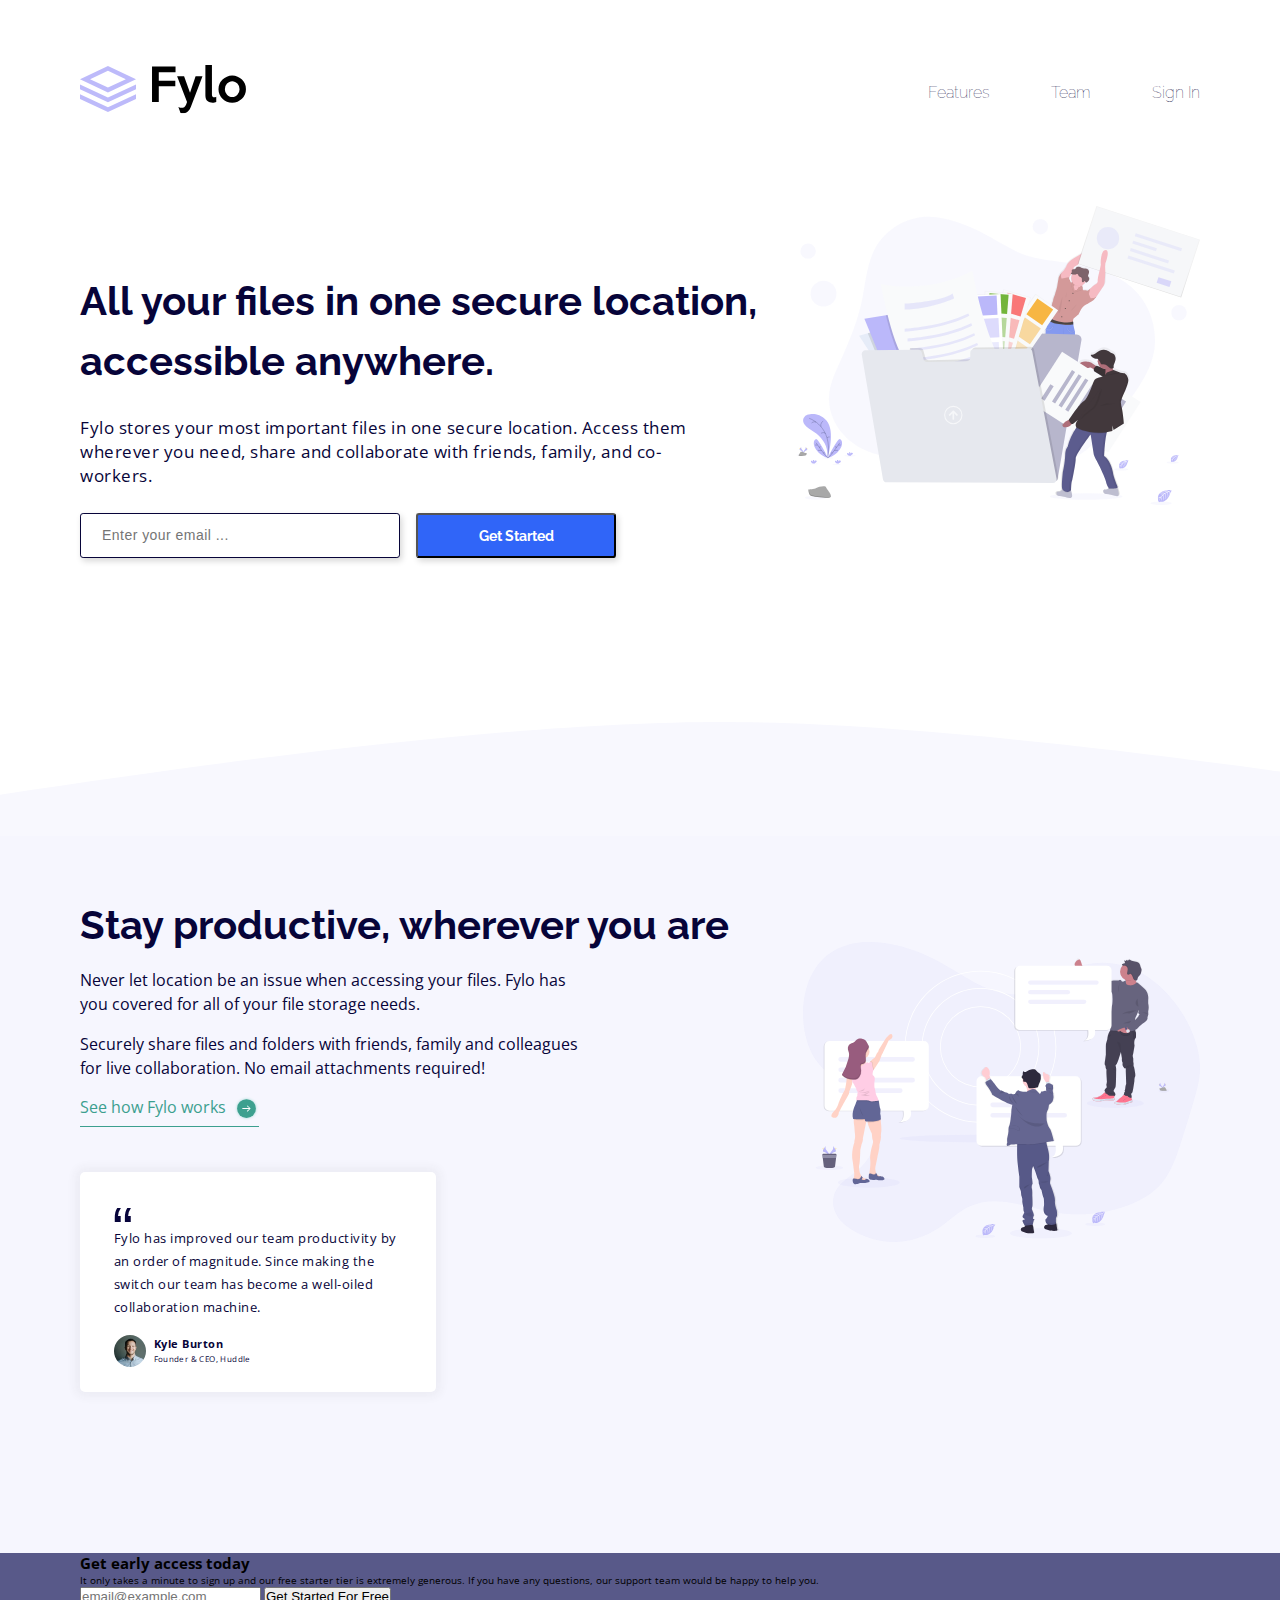
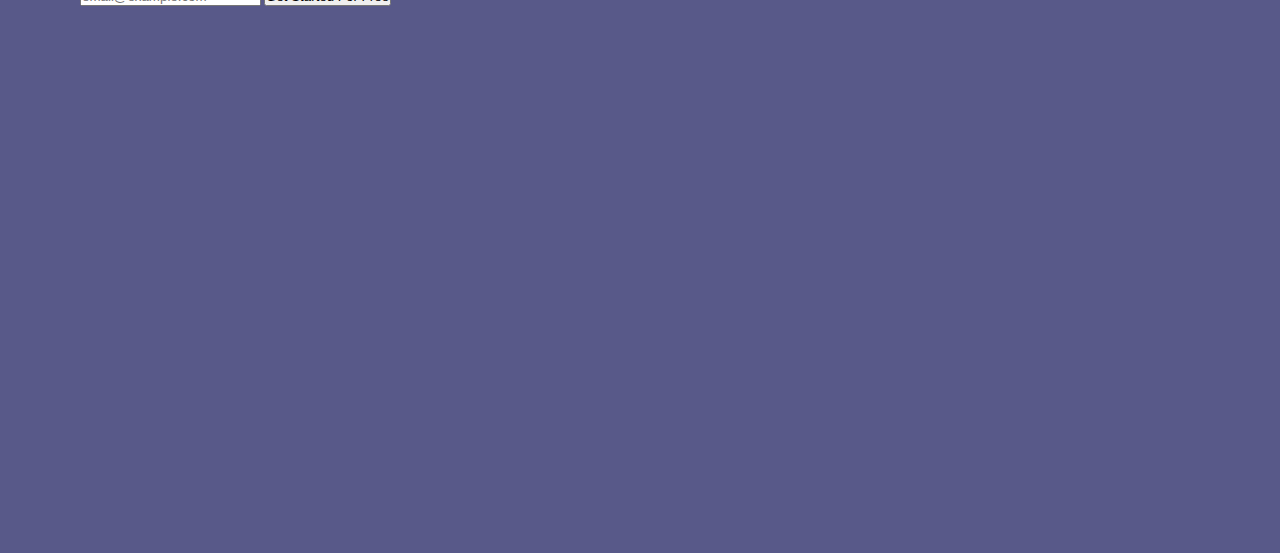
<file: index.html>
<!DOCTYPE html>
<html lang="en">
   <head>
      <meta charset="UTF-8">
      <meta name="viewport" content="width=device-width, initial-scale=1.0">
      <!-- displays site properly based on user's device -->
      <link rel="icon" type="image/png" sizes="32x32" href="./images/favicon-32x32.png">
      <link href="https://fonts.googleapis.com/css2?family=Raleway:wght@400;700&display=swap" rel="stylesheet">
      <link href="https://fonts.googleapis.com/css2?family=Open+Sans&display=swap" rel="stylesheet">
      <link rel="stylesheet" href="css/main.css">
      <title>Frontend Mentor | Fylo landing page with two column layout</title>
   </head>
   <body>
      <!-- Header Start -->
      <div class="header">
         <h1><img src="./images/logo.svg" alt="Fylo" class="header__logo"></h1>
         <nav>
            <ul>
               <li><a class="header__links" href="#">Features</a></li>
               <li><a class="header__links" href="#">Team</a></li>
               <li><a class="header__links" href="#">Sign In</a></li>
            </ul>
         </nav>
      </div>
      <!-- Header End -->
      <!-- Main Start -->
      <main>
         <!-- Hero Start -->
         <div class="hero">
            <div class="hero__section-one">
               <h2>All your files in one secure location, accessible anywhere.</h2>
               <p>Fylo stores your most important files in one secure location. 
                  Access them wherever you need, share and collaborate with friends, 
                  family, and co-workers.
               </p>
               <form class="form-control" action="#">
                  <input type="text" placeholder="Enter your email ...">
                  <input type="submit" value="Get Started">
               </form>
            </div>
            <div class="hero__section-two">
               <img src="./images/illustration-1.svg" alt="Illustration 1" class="img-responsive">
            </div>
         </div>
         <!-- Hero End -->
         <!-- Productive Start -->
         <div class="productive">
            <!-- Productive Inner Grid Start -->
            <div class="productive__inner">
               <!-- Productive Section One Start -->
               <div class="productive__section-one">
                  <!-- Section One Row 1 -->
                  <div class="productive__section-one--row1">
                     <h2>Stay productive, wherever you are</h2>
                     <p>Never let location be an issue when accessing your files. Fylo has you 
                        covered for all of your file storage needs.
                     </p>
                     <p>Securely share files and folders with friends, family and colleagues for 
                        live collaboration. No email attachments required!
                     </p>
                     <div class="productive__section-one--row1-link">
                        <a href="#">See how Fylo works <img src="./images/icon-arrow.svg" alt="Icon arrow"></a>
                     </div>
                  </div>
                  <!-- Section One Row 1 End -->
                  <!-- Section One Row 2 Start -->
                  <div class="productive__section-one--row2">
                     <img src="./images/icon-quotes.svg" alt="Quotes" class="img-responsive quote">
                     <p>Fylo has improved our team productivity by an order of magnitude. Since 
                        making the switch our team has become a well-oiled collaboration machine.
                     </p>
                     <div class="info">
                        <img src="./images/avatar-testimonial.jpg" alt="Kyle Burton" class="img-responsive avatar">
                        <div class="info__testimonial">
                           <span>Kyle Burton</span>
                           <p>Founder & CEO, Huddle</p>
                        </div>
                     </div>
                  </div>
                  <!-- Section One Row 2 End -->
               </div>
               <!-- Productive Section One End -->
               <div class="productive__section-two">
                  <img src="./images/illustration-2.svg" alt="Illustration 2" class="img-responsive">
               </div>
            </div>
            <!-- Productive Inner Grid End -->
         </div>
         <!-- Productive End -->
         <!-- CTA Start -->
         <div class="cta">
           <div class="cta__section-one">
             <h2>Get early access today</h2>
             <p>It only takes a minute to sign up and our free starter tier is extremely generous. 
              If you have any questions, our support team would be happy to help you.</p>
           </div>
           <div class="cta__section-two">
             <form action="#">
              <input type="text" placeholder="email@example.com">
              <input type="submit" value="Get Started For Free">
             </form>
           </div>
         </div>
         <!-- CTA End -->

      </main>
      <!-- Main End -->
   </body>
</html>
</file>
<file: css/main.css>
:root {
  --primary-dark-blue: hsl(243, 87%, 12%);
  --primary-desaturated-blue: hsl(238, 22%, 44%);
  --accent-bright-blue: hsl(224, 93%, 58%);
  --accent-bright-blue-hover: hsl(224, 98%, 60%);
  --accent-moderate-cyan: hsl(170, 45%, 43%);
  --neutral-grayish-blue: hsl(240, 80%, 98%);
  --neutral-light-gray: hsl(0, 0%, 75%);

  --desktop-hd-width: 144rem;
  --content-width: 128rem;

  --base-font: "Open Sans", sans-serif;
  --heading-font: "Raleway", sans-serif;
}

/* Base CSS */

*,
*::after,
*::before {
  margin: 0;
  padding: 0;
  box-sizing: inherit;
}

html {
  font-size: 62.5%;
}

body {
  box-sizing: border-box;
  font-family: var(--base-font);
}

li {
  list-style: none;
  display: inline-block;
}

a {
  text-decoration: none;
}

/* Image responsive */

.img-responsive {
  max-width: 100%;
  height: auto;
}

/* Header */

.header {
  max-width: var(--content-width);
  margin: 0 auto;
  margin-top: 6.5rem;
  padding: 0 8rem;

  display: grid;
  grid-template-columns: auto auto;
  align-items: center;
  justify-content: space-between;
}

.header__links {
  font-family: var(--heading-font);
  font-size: 1.6rem;
  font-weight: 100;
  line-height: 1.9rem;
  color: var(--primary-dark-blue);
  margin-left: 5.8rem;
}

.header__links:hover {
  border-bottom: 1px solid var(--primary-dark-blue);
}

/* Main Hero Section */

.hero {
  max-width: var(--content-width);
  margin: 0 auto;
  margin-top: 8.6rem;
  padding: 0 8rem;

  display: grid;
  grid-template-columns: auto auto;
  grid-column-gap: 1.3rem;
}

.hero__section-one h2 {
  font-family: var(--heading-font);
  font-size: 40px;
  font-weight: 700;
  line-height: 6rem;
  color: var(--primary-dark-blue);
  margin-top: 6.5rem;
  padding-right: 1.8rem;
}

.hero__section-one p {
  font-size: 1.7rem;
  font-weight: 400;
  line-height: 2.4rem;
  letter-spacing: 0.53125px;
  color: var(--primary-dark-blue);
  margin-top: 2.5rem;
  padding-right: 6rem;
}

.form-control {
  margin-top: 2.5rem;

  display: grid;
  grid-template-columns: minmax(auto, 32rem) minmax(auto, 20rem);
  grid-template-rows: minmax(auto, 4.5rem);
  grid-column-gap: 1.6rem;
}

.form-control input[type="text"] {
  border-radius: 3.12px;
  border: solid 0.625px var(--primary-dark-blue);
  box-shadow: 2px 3px 6px rgba(0, 0, 0, 0.16);
}

.form-control input[placeholder] {
  font-size: 1.4rem;
  font-weight: 400;
  line-height: 1.9rem;
  letter-spacing: 0.466666px;
  padding-left: 2.1rem;
  color: var(--neutral-light-gray);
}

.form-control input[placeholder]:focus {
  padding-left: 2.1rem;
  color: var(--primary-dark-blue);
}

.form-control input[type="submit"] {
  border-radius: 3.12px;
  background: var(--accent-bright-blue);
  box-shadow: 2px 3px 6px rgba(0, 0, 0, 0.16);
  color: #fff;
  font-family: var(--heading-font);
  font-size: 1.4rem;
  font-weight: 700;
  line-height: 1.6rem;
  cursor: pointer;
}

.form-control input[type="submit"]:hover {
  background: var(--accent-bright-blue-hover);
}

/* Main Productive Section */

.productive {
  max-width: var(--desktop-hd-width);
  margin: 0 auto;
  margin-top: 16.4rem;

  background-image: url(../images/bg-curve-desktop.svg);
  background-repeat: no-repeat;
  padding-top: 11.4rem;
}

.productive__inner {
  background-color: var(--neutral-grayish-blue);
  padding: 0 8rem;

  display: grid;
  grid-template-columns: auto auto;
}

.productive__section-one {
  margin-top: 6.5rem;

  display: grid;
  grid-template-rows: auto auto;
  grid-row-gap: 4.5rem;
}

.productive__section-one--row1 h2 {
  font-family: var(--heading-font);
  font-size: 4rem;
  font-weight: 700;
  line-height: 4.7rem;
  color: var(--primary-dark-blue);
  margin-bottom: 2rem;
}

.productive__section-one--row1 p {
  font-size: 1.6rem;
  font-weight: 400;
  line-height: 2.4rem;
  color: var(--primary-dark-blue);
  margin: 1.6rem 0;
  padding-right: 22rem;
}

.productive__section-one--row1-link {
  display: inline-block;
}

.productive__section-one--row1 a {
  font-size: 1.6rem;
  font-weight: 400;
  line-height: 2.2rem;
  padding-bottom: 5px;
  color: var(--accent-moderate-cyan);
  border-bottom: 1px solid var(--accent-moderate-cyan);

  display: flex;
}

.productive__section-one--row1 img {
  width: 2.5rem;
  color: #fff;
  margin-left: 8px;
}

.productive__section-one--row2 {
  max-width: 35.6rem;
  background-color: #fff;
  border-radius: 5px;
  box-shadow: 0px 0px 10px 5px rgba(56, 56, 56, 0.05);
  margin-bottom: 16.1rem;
  padding: 0 3.35rem;
}

.quote {
  width: 1.8rem;
  padding-top: 3.5rem;
  font-family: "Nunito Sans";
  font-size: 4.5rem;
  font-weight: 400;
  line-height: 6.7rem;
  color: var(--primary-dark-blue);
}

.productive__section-one--row2 p {
  font-size: 1.3rem;
  font-weight: 400;
  line-height: 2.3rem;
  letter-spacing: 0.5px;
  color: var(--primary-dark-blue);
}

.info {
  padding: 1.6rem 0 2.5rem 0;
  display: flex;
  align-items: center;
  justify-content: start;
}

.info img {
  width: 3.2rem;
  border-radius: 50%;
}

.info span {
  display: block;
  margin-left: 8px;
  font-size: 1.1rem;
  font-weight: 700;
  line-height: 1.5rem;
  letter-spacing: 0.55px;
  color: var(--primary-dark-blue);
}

.info p {
  margin-left: 8px;

  font-size: 8px;
  font-weight: 400;
  line-height: 1.5rem;
  letter-spacing: 0.4px;
  color: var(--primary-dark-blue);
}

.productive__section-two {
  margin-top: 10.6rem;
}

.cta {
  width: var(--desktop-hd-width);
  height: 600px;
  margin: 0 auto;
  padding: 0 8rem;
  background: var(--primary-desaturated-blue);
}
</file>
